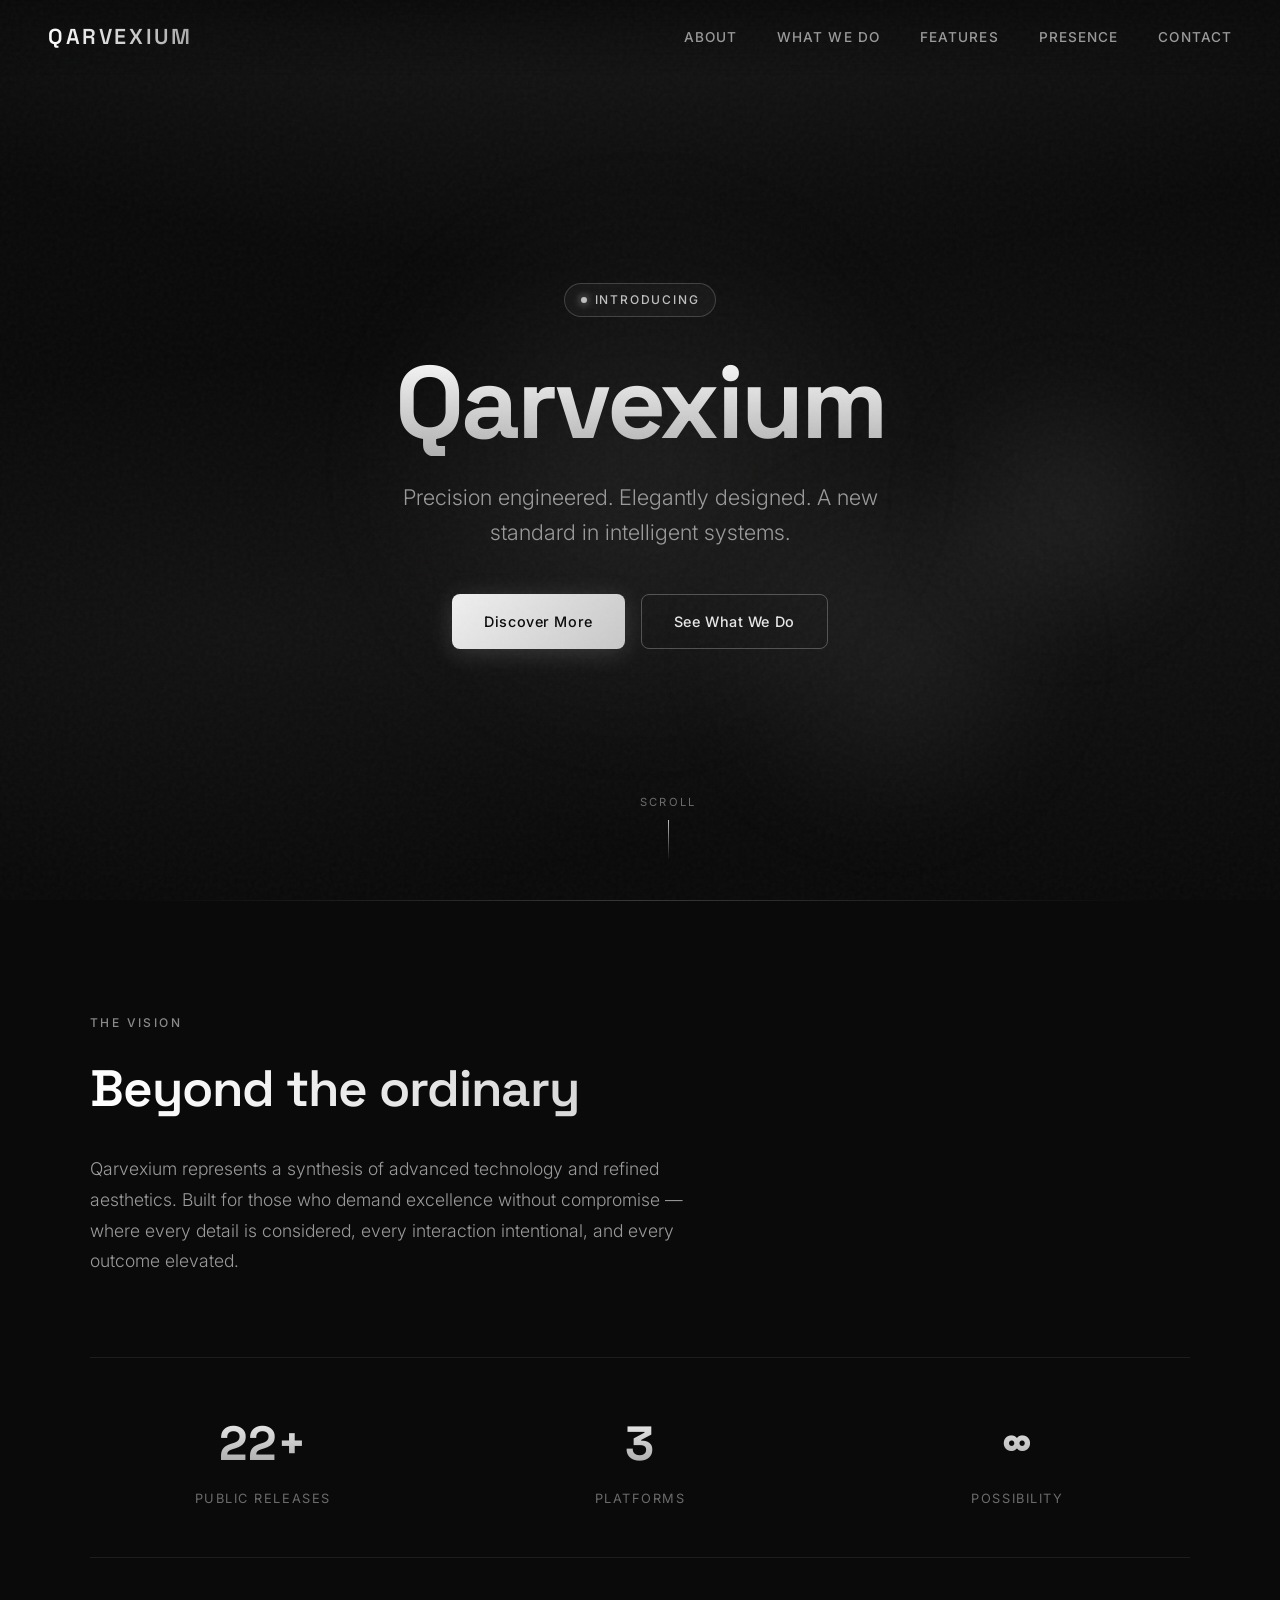
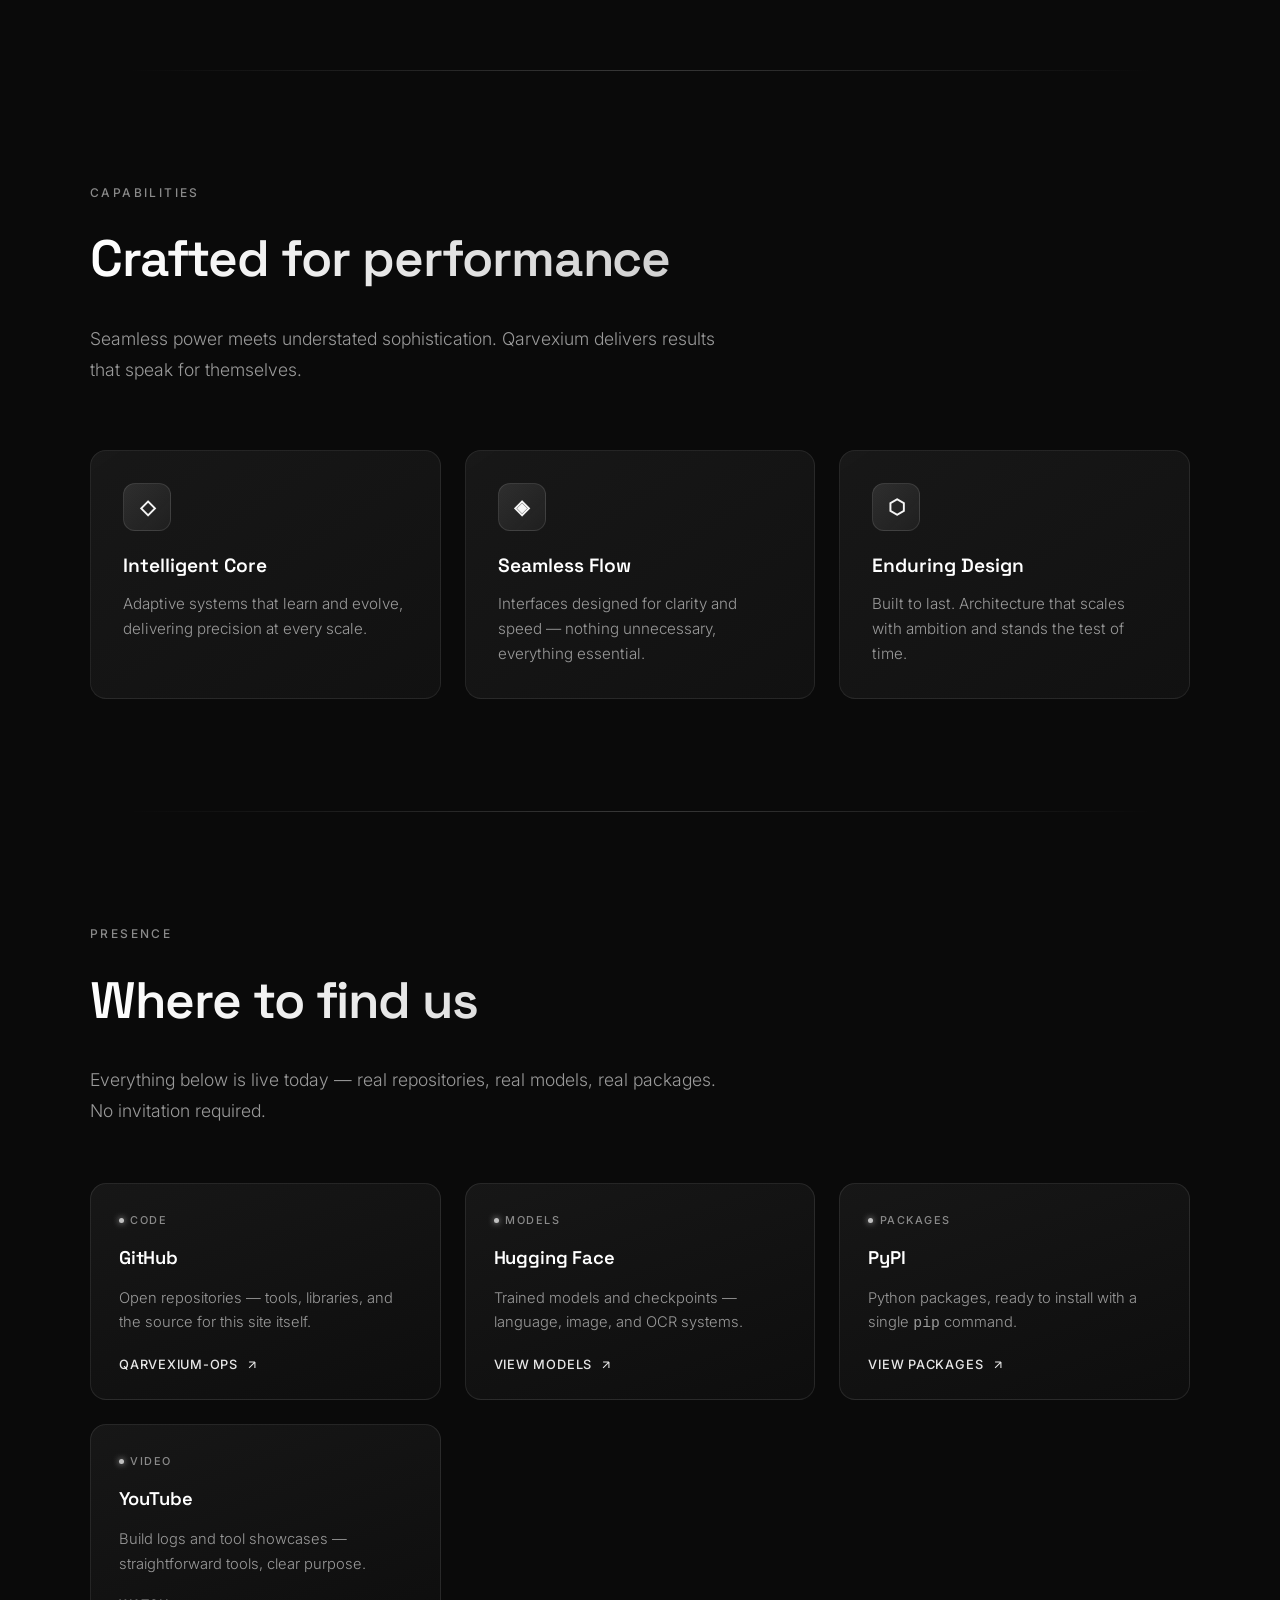
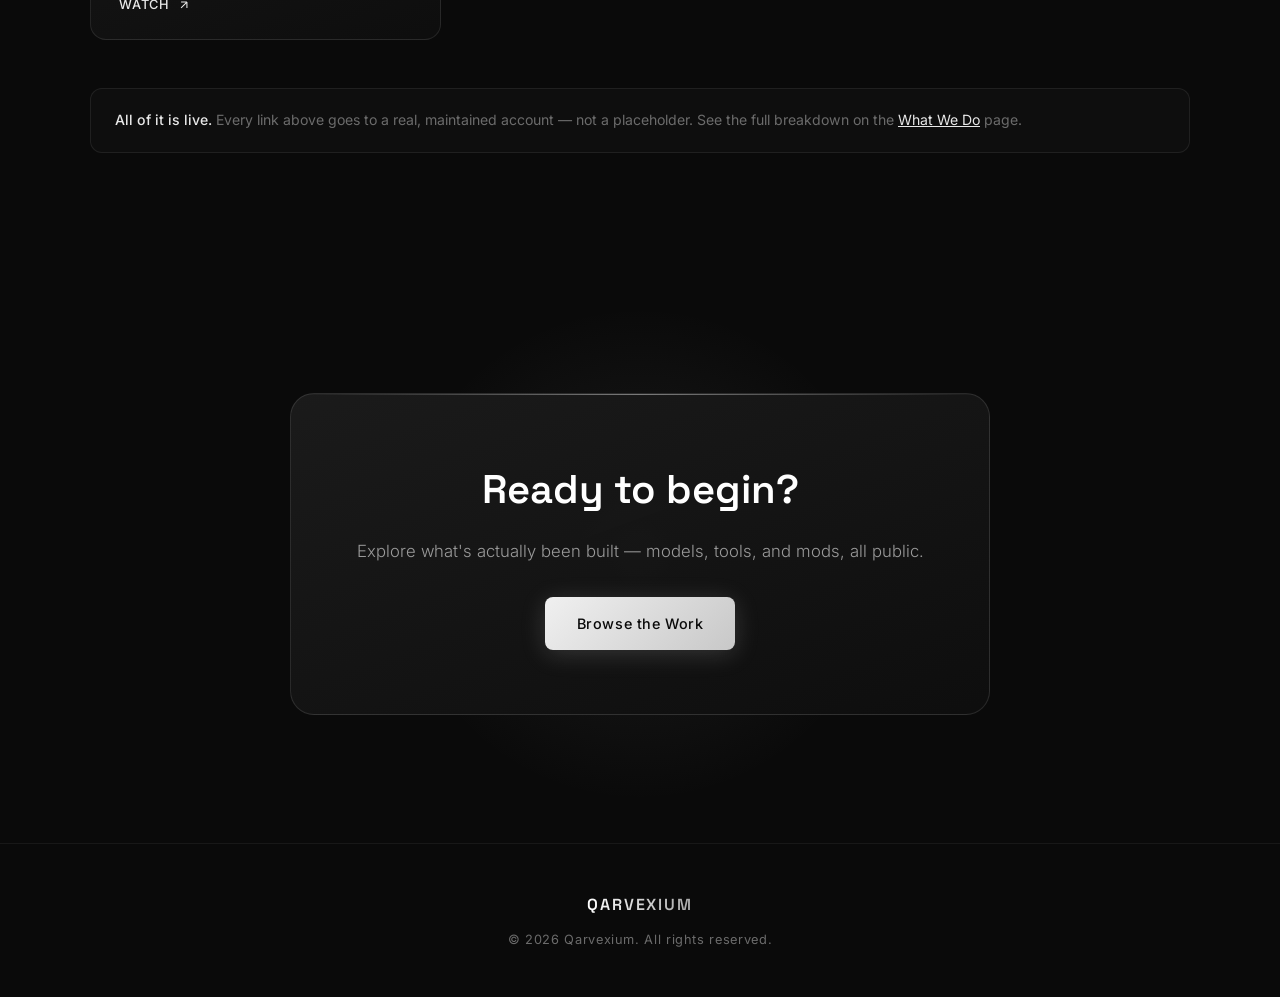
<file: index.html>
<!DOCTYPE html>
<html lang="en">
<head>
<meta charset="UTF-8" />
<meta name="viewport" content="width=device-width, initial-scale=1.0" />
<title>Qarvexium — Introduction</title>
<meta name="description" content="Qarvexium — Precision engineered. Elegantly designed. A new standard in intelligent systems." />
<meta name="theme-color" content="#0a0a0a" />
<meta name="robots" content="index, follow" />

<!-- Open Graph -->
<meta property="og:type" content="website" />
<meta property="og:title" content="Qarvexium — Introduction" />
<meta property="og:description" content="Precision engineered. Elegantly designed. A new standard in intelligent systems." />
<meta property="og:site_name" content="Qarvexium" />
<meta property="og:locale" content="en_US" />

<!-- Twitter -->
<meta name="twitter:card" content="summary_large_image" />
<meta name="twitter:title" content="Qarvexium — Introduction" />
<meta name="twitter:description" content="Precision engineered. Elegantly designed. A new standard in intelligent systems." />

<!-- Favicon (inline SVG) -->
<link rel="icon" href="data:image/svg+xml,<svg xmlns='http://www.w3.org/2000/svg' viewBox='0 0 32 32'><rect width='32' height='32' rx='6' fill='%230a0a0a'/><text x='16' y='22' font-family='system-ui,sans-serif' font-size='16' font-weight='700' fill='%23c0c0c0' text-anchor='middle'>Q</text></svg>" />

<link rel="preconnect" href="https://fonts.googleapis.com" />
<link rel="preconnect" href="https://fonts.gstatic.com" crossorigin />
<link href="https://fonts.googleapis.com/css2?family=Inter:wght@300;400;500;600;700&family=Space+Grotesk:wght@400;500;600;700&display=swap" rel="stylesheet" />

<link rel="stylesheet" href="style.css" />
</head>
<body>

<nav>
  <a href="index.html" class="logo">Qarvexium</a>
  <ul class="nav-links">
    <li><a href="#about">About</a></li>
    <li><a href="work.html">What We Do</a></li>
    <li><a href="#features">Features</a></li>
    <li><a href="#presence">Presence</a></li>
    <li><a href="#contact">Contact</a></li>
  </ul>
</nav>

<section class="hero">
  <div class="hero-bg"></div>
  <div class="hero-orb"></div>
  <div class="hero-orb"></div>
  <div class="hero-orb"></div>
  <div class="hero-content">
    <div class="hero-badge">
      <span></span>
      Introducing
    </div>
    <h1>Qarvexium</h1>
    <p class="hero-subtitle">
      Precision engineered. Elegantly designed. A new standard in intelligent systems.
    </p>
    <div class="hero-cta">
      <a href="#about" class="btn btn-primary">Discover More</a>
      <a href="work.html" class="btn btn-secondary">See What We Do</a>
    </div>
  </div>
  <div class="scroll-indicator">
    <span>Scroll</span>
    <div class="scroll-line"></div>
  </div>
</section>

<div class="divider"></div>

<section class="section" id="about">
  <div class="section-inner">
    <div class="section-label" data-animate>The Vision</div>
    <h2 class="section-title" data-animate>Beyond the ordinary</h2>
    <p class="section-text" data-animate>
      Qarvexium represents a synthesis of advanced technology and refined aesthetics.
      Built for those who demand excellence without compromise — where every detail
      is considered, every interaction intentional, and every outcome elevated.
    </p>

    <div class="stats">
      <div class="stat" data-animate>
        <div class="stat-value">22+</div>
        <div class="stat-label">Public Releases</div>
      </div>
      <div class="stat" data-animate>
        <div class="stat-value">3</div>
        <div class="stat-label">Platforms</div>
      </div>
      <div class="stat" data-animate>
        <div class="stat-value">∞</div>
        <div class="stat-label">Possibility</div>
      </div>
    </div>
  </div>
</section>

<div class="divider"></div>

<section class="section" id="features">
  <div class="section-inner">
    <div class="section-label" data-animate>Capabilities</div>
    <h2 class="section-title" data-animate>Crafted for performance</h2>
    <p class="section-text" data-animate>
      Seamless power meets understated sophistication. Qarvexium delivers results
      that speak for themselves.
    </p>

    <div class="features">
      <div class="feature-card" data-animate>
        <div class="feature-icon">◇</div>
        <h3>Intelligent Core</h3>
        <p>Adaptive systems that learn and evolve, delivering precision at every scale.</p>
      </div>
      <div class="feature-card" data-animate>
        <div class="feature-icon">◈</div>
        <h3>Seamless Flow</h3>
        <p>Interfaces designed for clarity and speed — nothing unnecessary, everything essential.</p>
      </div>
      <div class="feature-card" data-animate>
        <div class="feature-icon">⬡</div>
        <h3>Enduring Design</h3>
        <p>Built to last. Architecture that scales with ambition and stands the test of time.</p>
      </div>
    </div>
  </div>
</section>

<div class="divider"></div>

<section class="section" id="presence">
  <div class="section-inner">
    <div class="section-label" data-animate>Presence</div>
    <h2 class="section-title" data-animate>Where to find us</h2>
    <p class="section-text" data-animate>
      Everything below is live today — real repositories, real models, real packages.
      No invitation required.
    </p>

    <div class="presence-grid">
      <article class="presence-card" data-animate>
        <div class="presence-tag">Code</div>
        <h3>GitHub</h3>
        <p>Open repositories — tools, libraries, and the source for this site itself.</p>
        <a href="https://github.com/Qarvexium-Ops" class="presence-link" target="_blank" rel="noopener" aria-label="Visit GitHub">
          Qarvexium-Ops
          <svg viewBox="0 0 24 24"><path d="M7 17L17 7M17 7H7M17 7V17"/></svg>
        </a>
      </article>

      <article class="presence-card" data-animate>
        <div class="presence-tag">Models</div>
        <h3>Hugging Face</h3>
        <p>Trained models and checkpoints — language, image, and OCR systems.</p>
        <a href="https://huggingface.co/Qarvexium" class="presence-link" target="_blank" rel="noopener" aria-label="Visit Hugging Face">
          View models
          <svg viewBox="0 0 24 24"><path d="M7 17L17 7M17 7H7M17 7V17"/></svg>
        </a>
      </article>

      <article class="presence-card" data-animate>
        <div class="presence-tag">Packages</div>
        <h3>PyPI</h3>
        <p>Python packages, ready to install with a single <code>pip</code> command.</p>
        <a href="https://pypi.org/user/Qarvexium/" class="presence-link" target="_blank" rel="noopener" aria-label="Visit PyPI">
          View packages
          <svg viewBox="0 0 24 24"><path d="M7 17L17 7M17 7H7M17 7V17"/></svg>
        </a>
      </article>

      <article class="presence-card" data-animate>
        <div class="presence-tag">Video</div>
        <h3>YouTube</h3>
        <p>Build logs and tool showcases — straightforward tools, clear purpose.</p>
        <a href="https://www.youtube.com/@Qarvexium" class="presence-link" target="_blank" rel="noopener" aria-label="Visit YouTube">
          Watch
          <svg viewBox="0 0 24 24"><path d="M7 17L17 7M17 7H7M17 7V17"/></svg>
        </a>
      </article>
    </div>

    <div class="presence-note" data-animate>
      <strong>All of it is live.</strong> Every link above goes to a real, maintained account —
      not a placeholder. See the full breakdown on the <a href="work.html" style="color: var(--silver-light);">What We Do</a> page.
    </div>
  </div>
</section>

<section class="cta-section" id="contact">
  <div class="cta-box" data-animate>
    <h2>Ready to begin?</h2>
    <p>Explore what's actually been built — models, tools, and mods, all public.</p>
    <a href="work.html" class="btn btn-primary">Browse the Work</a>
  </div>
</section>

<footer>
  <div class="logo">Qarvexium</div>
  <p>© 2026 Qarvexium. All rights reserved.</p>
</footer>

<script src="main.js"></script>
<script>
  // Subtle parallax on the hero orbs (hero-only, so it stays out of the shared bundle)
  document.addEventListener('mousemove', (e) => {
    const orbs = document.querySelectorAll('.hero-orb');
    const x = (e.clientX / window.innerWidth - 0.5) * 20;
    const y = (e.clientY / window.innerHeight - 0.5) * 20;
    orbs.forEach((orb, i) => {
      const factor = (i + 1) * 0.4;
      orb.style.transform = `translate(${x * factor}px, ${y * factor}px)`;
    });
  });
</script>
</body>
</html>
</file>
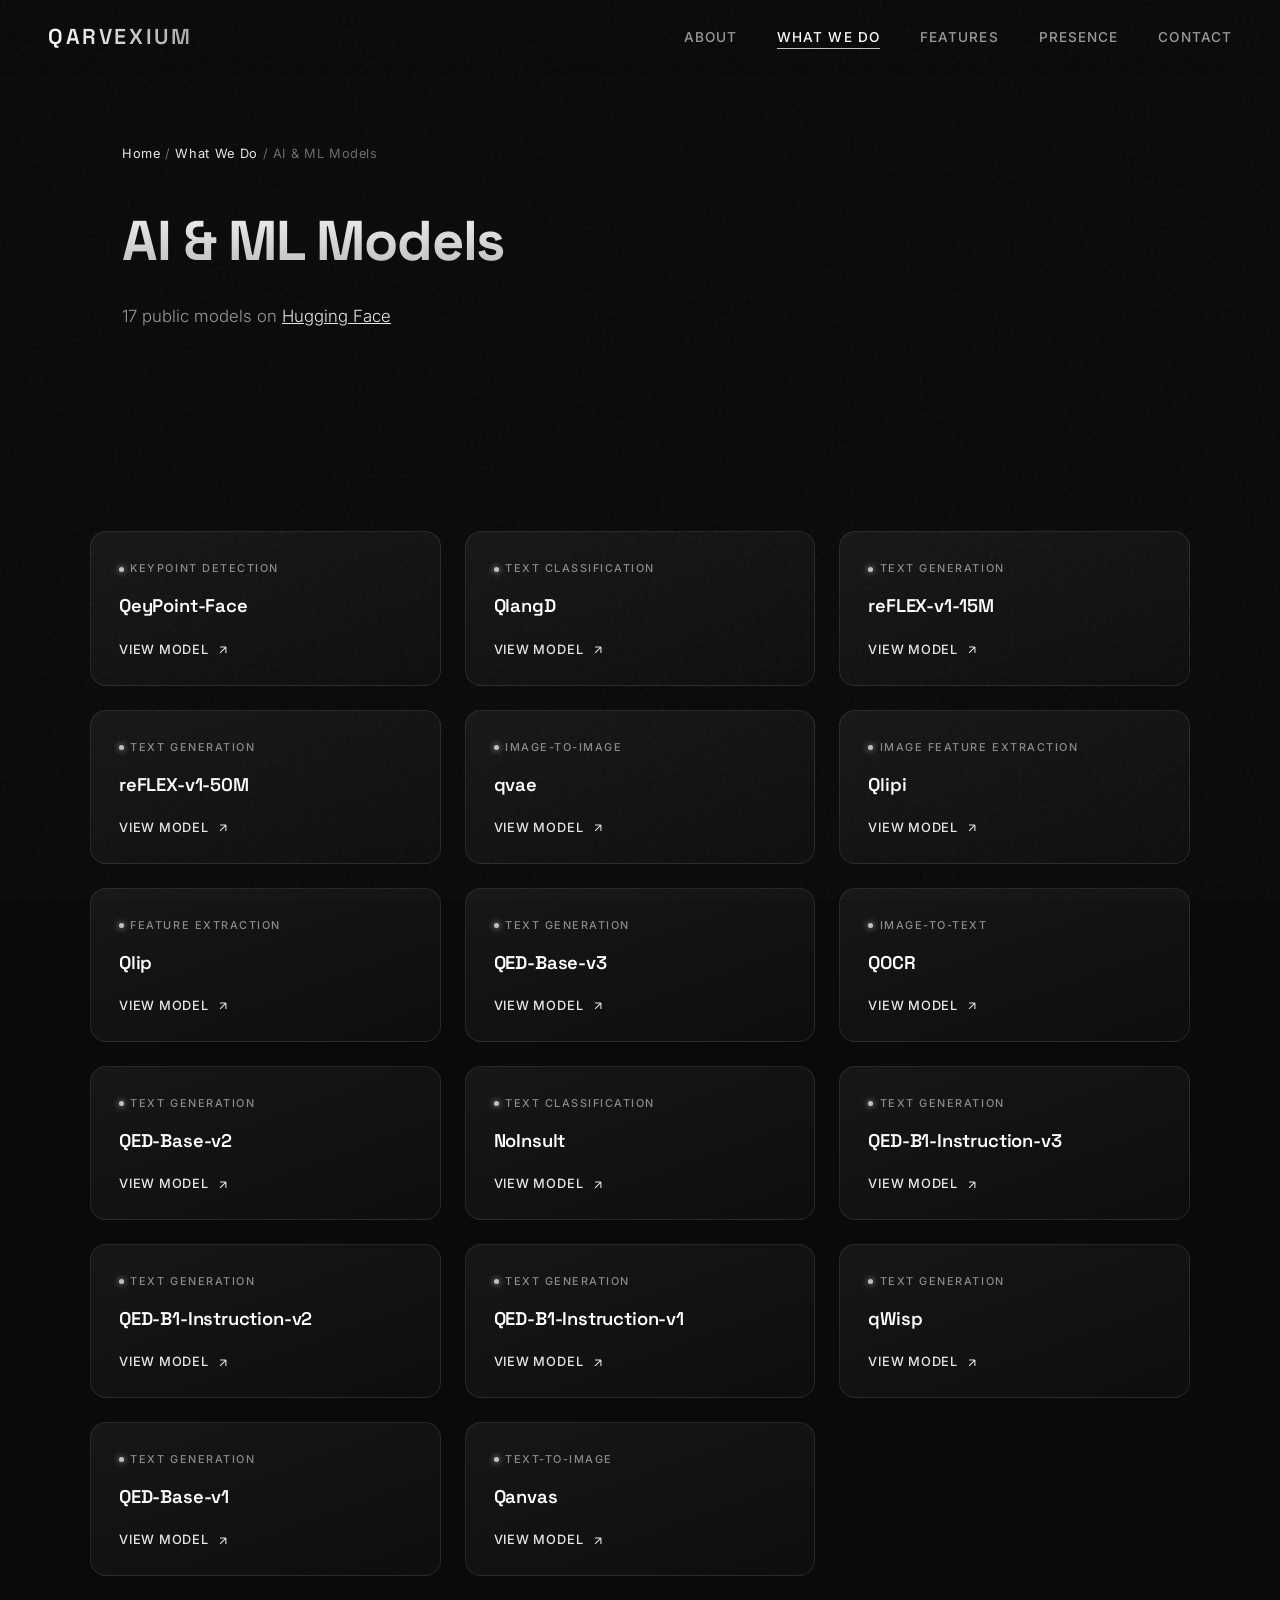
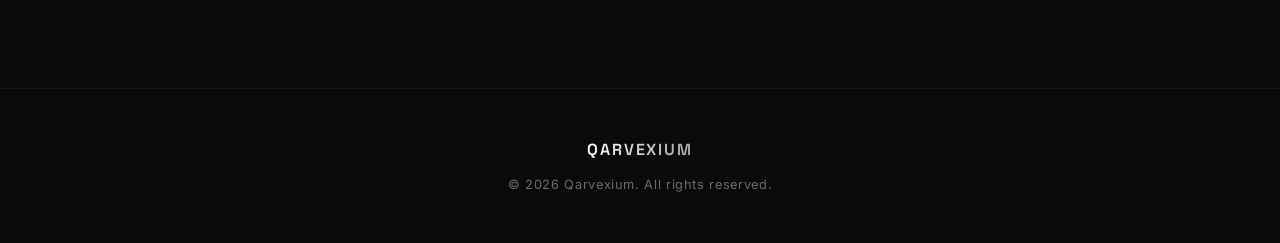
<file: ai-models.html>
<!DOCTYPE html>
<html lang="en">
<head>
  <meta charset="UTF-8" />
  <meta name="viewport" content="width=device-width, initial-scale=1.0" />

  <title>AI &amp; ML Models — Qarvexium</title>

  <meta
    name="description"
    content="Explore Qarvexium's public AI and machine-learning models on Hugging Face."
  />
  <meta name="theme-color" content="#0a0a0a" />
  <meta name="robots" content="index, follow" />

  <meta property="og:type" content="website" />
  <meta property="og:title" content="AI &amp; ML Models — Qarvexium" />
  <meta
    property="og:description"
    content="Explore Qarvexium's public AI and machine-learning models."
  />
  <meta property="og:site_name" content="Qarvexium" />

  <link
    rel="icon"
    href="data:image/svg+xml,<svg xmlns='http://www.w3.org/2000/svg' viewBox='0 0 32 32'><rect width='32' height='32' rx='6' fill='%230a0a0a'/><text x='16' y='22' font-family='system-ui,sans-serif' font-weight='bold' font-size='18' fill='%23e8e8e8'>Q</text></svg>"
  />

  <link rel="preconnect" href="https://fonts.googleapis.com" />
  <link rel="preconnect" href="https://fonts.gstatic.com" crossorigin />

  <link
    href="https://fonts.googleapis.com/css2?family=Inter:wght@300;400;500;600;700&family=Space+Grotesk:wght@400;500;600;700&display=swap"
    rel="stylesheet"
  />

  <link rel="stylesheet" href="style.css" />
</head>

<body>

  <!-- Navigation -->
  <nav>
    <a href="index.html" class="logo">Qarvexium</a>

    <ul class="nav-links">
      <li>
        <a href="index.html#about">About</a>
      </li>

      <li>
        <a href="work.html" class="active">What We Do</a>
      </li>

      <li>
        <a href="index.html#features">Features</a>
      </li>

      <li>
        <a href="index.html#presence">Presence</a>
      </li>

      <li>
        <a href="index.html#contact">Contact</a>
      </li>
    </ul>
  </nav>

  <!-- Page Header -->
  <header class="page-header">
    <div class="breadcrumb">
      <a href="index.html">Home</a>
      /
      <a href="work.html">What We Do</a>
      /
      AI &amp; ML Models
    </div>

    <h1>AI &amp; ML Models</h1>

    <p>
      <span id="model-count">Loading...</span> public models on
      <a
        href="https://huggingface.co/qvx-o"
        target="_blank"
        rel="noopener noreferrer"
        style="color: var(--silver-light);"
      >
        Hugging Face
      </a>
    </p>
  </header>

  <!-- Models -->
  <section class="section">
    <div class="section-inner">
      <div class="project-grid" id="models-grid">
        <div style="text-align: center; padding: 4rem 2rem; color: var(--gray-light); grid-column: 1 / -1;">
          Loading models...
        </div>
      </div>
    </div>
  </section>

  <footer>
    <div class="logo">Qarvexium</div>

    <p>
      © 2026 Qarvexium. All rights reserved.
    </p>
  </footer>

  <script src="main.js"></script>

</body>
</html>
</file>
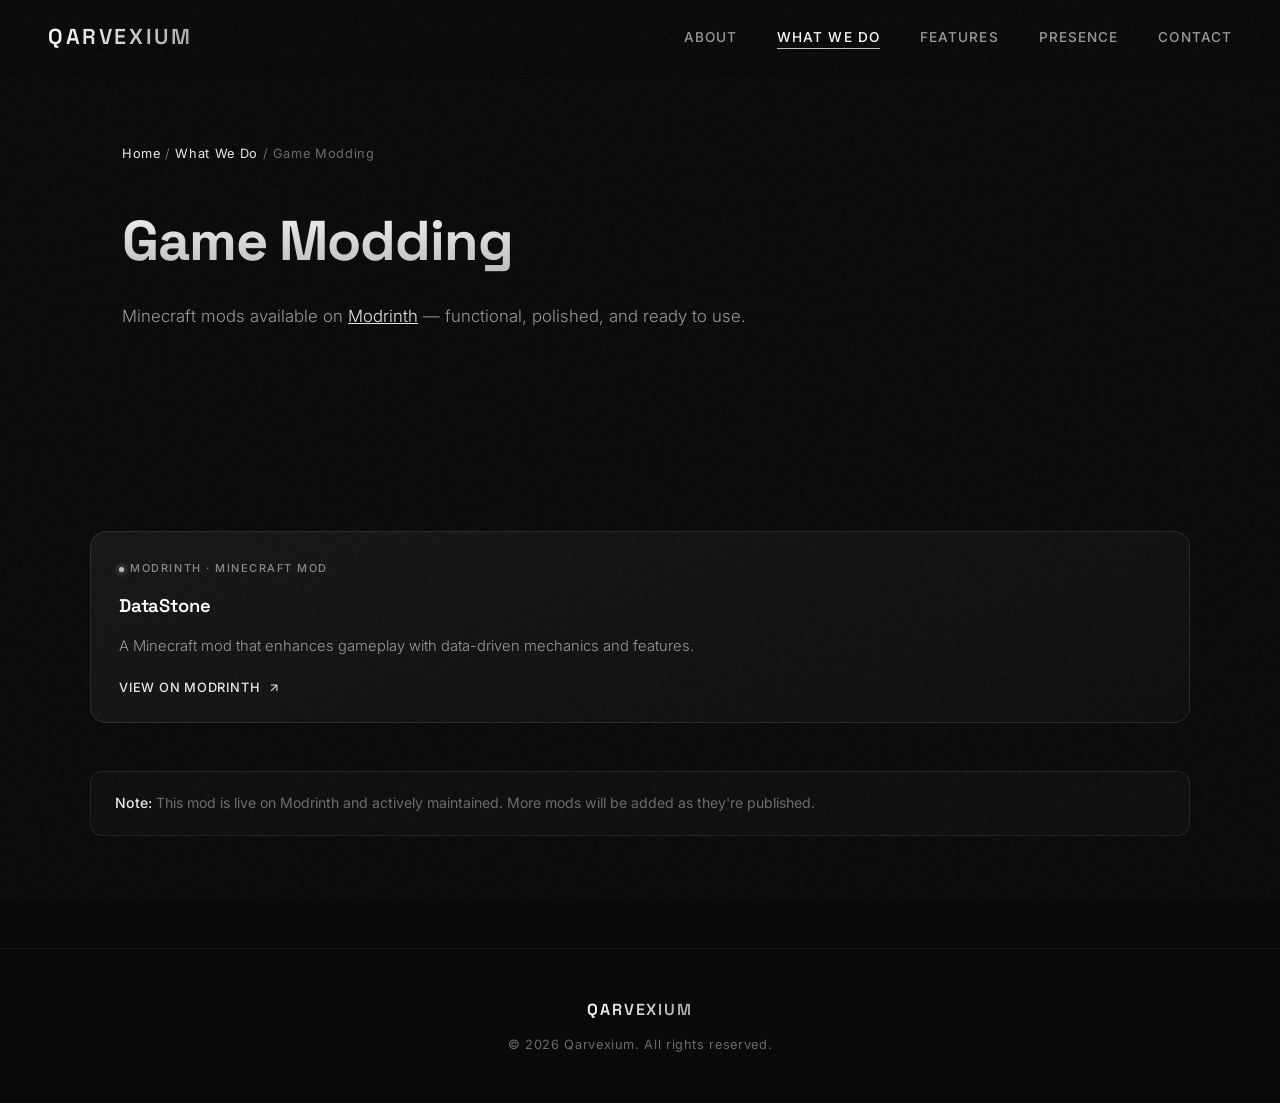
<file: game-modding.html>
<!DOCTYPE html>
<html lang="en">
<head>
<meta charset="UTF-8" />
<meta name="viewport" content="width=device-width, initial-scale=1.0" />
<title>Game Modding — Qarvexium</title>
<meta name="description" content="Qarvexium's public game modding work." />
<meta name="theme-color" content="#0a0a0a" />
<meta name="robots" content="index, follow" />

<meta property="og:type" content="website" />
<meta property="og:title" content="Game Modding — Qarvexium" />
<meta property="og:description" content="Mods and mod tutorials." />
<meta property="og:site_name" content="Qarvexium" />

<link rel="icon" href="data:image/svg+xml,<svg xmlns='http://www.w3.org/2000/svg' viewBox='0 0 32 32'><rect width='32' height='32' rx='6' fill='%230a0a0a'/><text x='16' y='22' font-family='system-ui,sans-serif' font-size='16' font-weight='700' fill='%23c0c0c0' text-anchor='middle'>Q</text></svg>" />

<link rel="preconnect" href="https://fonts.googleapis.com" />
<link rel="preconnect" href="https://fonts.gstatic.com" crossorigin />
<link href="https://fonts.googleapis.com/css2?family=Inter:wght@300;400;500;600;700&family=Space+Grotesk:wght@400;500;600;700&display=swap" rel="stylesheet" />

<link rel="stylesheet" href="style.css" />
</head>
<body>

<nav>
  <a href="index.html" class="logo">Qarvexium</a>
  <ul class="nav-links">
    <li><a href="index.html#about">About</a></li>
    <li><a href="work.html" class="active">What We Do</a></li>
    <li><a href="index.html#features">Features</a></li>
    <li><a href="index.html#presence">Presence</a></li>
    <li><a href="index.html#contact">Contact</a></li>
  </ul>
</nav>

<div class="page-header">
  <div class="breadcrumb"><a href="index.html">Home</a> / <a href="work.html">What We Do</a> / Game Modding</div>
  <h1>Game Modding</h1>
  <p>
    Minecraft mods available on <a href="https://modrinth.com/user/Qarvexium" target="_blank" rel="noopener" style="color: var(--silver-light);">Modrinth</a> — 
    functional, polished, and ready to use.
  </p>
</div>

<section class="section">
  <div class="section-inner">
    <div class="project-grid">

      <article class="project-card" data-animate>
        <div class="project-tag">Modrinth · Minecraft Mod</div>
        <h3>DataStone</h3>
        <p>A Minecraft mod that enhances gameplay with data-driven mechanics and features.</p>
        <a href="https://modrinth.com/mod/datastone" class="project-link" target="_blank" rel="noopener">
          View on Modrinth
          <svg viewBox="0 0 24 24"><path d="M7 17L17 7M17 7H7M17 7V17"/></svg>
        </a>
      </article>

    </div>

    <div class="info-note" data-animate>
      <strong>Note:</strong> This mod is live on Modrinth and actively maintained. More mods will be added as they're published.
    </div>
  </div>
</section>

<footer>
  <div class="logo">Qarvexium</div>
  <p>© 2026 Qarvexium. All rights reserved.</p>
</footer>

<script src="main.js"></script>
</body>
</html>
</file>
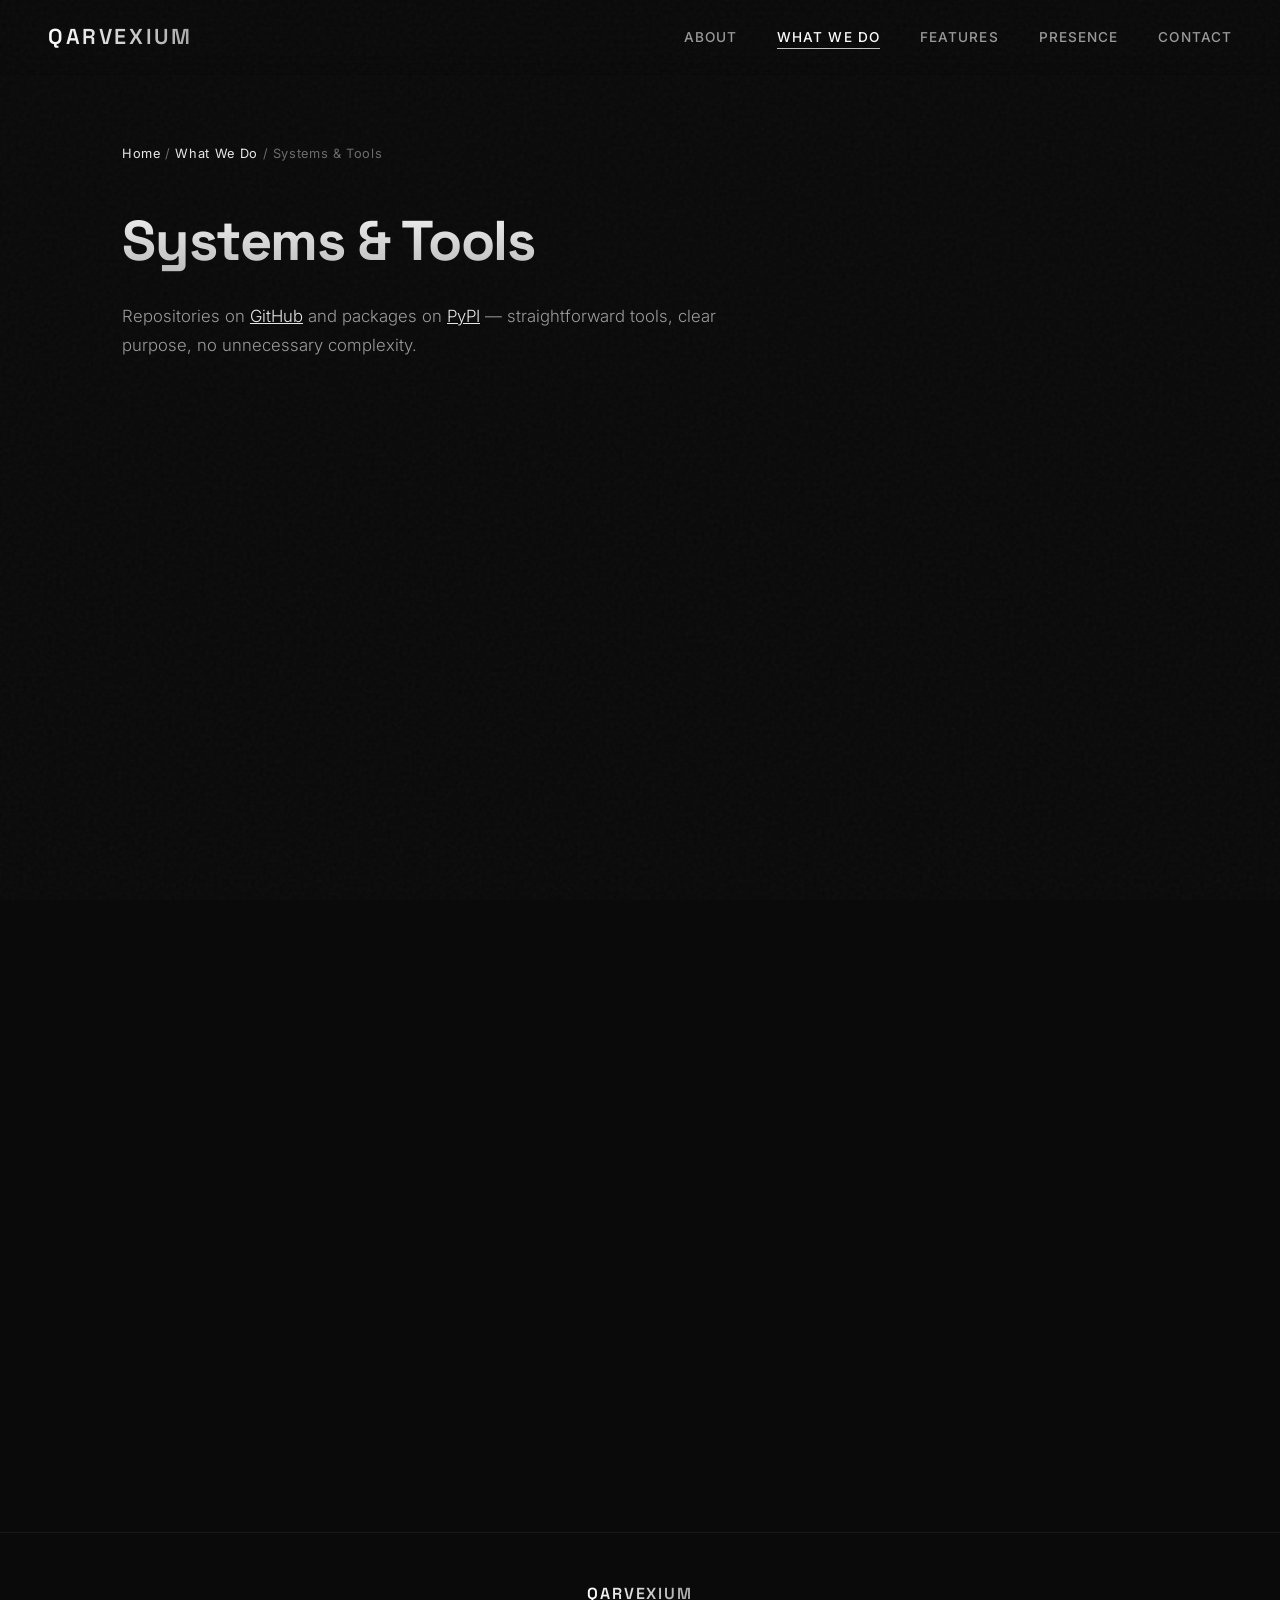
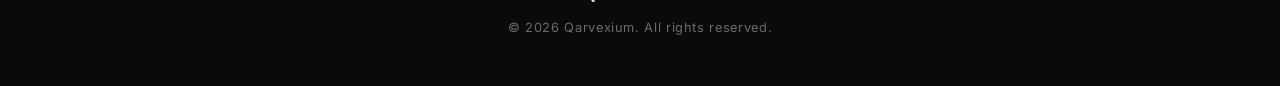
<file: tools.html>
<!DOCTYPE html>
<html lang="en">
<head>
<meta charset="UTF-8" />
<meta name="viewport" content="width=device-width, initial-scale=1.0" />
<title>Systems &amp; Tools — Qarvexium</title>
<meta name="description" content="Qarvexium's public developer tools and libraries on GitHub and PyPI." />
<meta name="theme-color" content="#0a0a0a" />
<meta name="robots" content="index, follow" />

<meta property="og:type" content="website" />
<meta property="og:title" content="Systems & Tools — Qarvexium" />
<meta property="og:description" content="A programming language, a web framework, and small utilities — on GitHub and PyPI." />
<meta property="og:site_name" content="Qarvexium" />

<link rel="icon" href="data:image/svg+xml,<svg xmlns='http://www.w3.org/2000/svg' viewBox='0 0 32 32'><rect width='32' height='32' rx='6' fill='%230a0a0a'/><text x='16' y='22' font-family='system-ui,sans-serif' font-size='16' font-weight='700' fill='%23c0c0c0' text-anchor='middle'>Q</text></svg>" />

<link rel="preconnect" href="https://fonts.googleapis.com" />
<link rel="preconnect" href="https://fonts.gstatic.com" crossorigin />
<link href="https://fonts.googleapis.com/css2?family=Inter:wght@300;400;500;600;700&family=Space+Grotesk:wght@400;500;600;700&display=swap" rel="stylesheet" />

<link rel="stylesheet" href="style.css" />
</head>
<body>

<nav>
  <a href="index.html" class="logo">Qarvexium</a>
  <ul class="nav-links">
    <li><a href="index.html#about">About</a></li>
    <li><a href="work.html" class="active">What We Do</a></li>
    <li><a href="index.html#features">Features</a></li>
    <li><a href="index.html#presence">Presence</a></li>
    <li><a href="index.html#contact">Contact</a></li>
  </ul>
</nav>

<div class="page-header">
  <div class="breadcrumb"><a href="index.html">Home</a> / <a href="work.html">What We Do</a> / Systems &amp; Tools</div>
  <h1>Systems &amp; Tools</h1>
  <p>
    Repositories on <a href="https://github.com/Qarvexium-Ops" target="_blank" rel="noopener" style="color: var(--silver-light);">GitHub</a>
    and packages on <a href="https://pypi.org/user/Qarvexium/" target="_blank" rel="noopener" style="color: var(--silver-light);">PyPI</a> —
    straightforward tools, clear purpose, no unnecessary complexity.
  </p>
</div>

<section class="section">
  <div class="section-inner">
    <div class="project-grid">

      <article class="project-card">
        <div class="project-tag">GitHub · Language</div>
        <h3>Kite</h3>
        <p>A programming language, built from scratch.</p>
        <a href="https://github.com/Qarvexium-Ops/Kite" class="project-link" target="_blank" rel="noopener">
          View on GitHub
          <svg viewBox="0 0 24 24"><path d="M7 17L17 7M17 7H7M17 7V17"/></svg>
        </a>
      </article>

      <article class="project-card">
        <div class="project-tag">PyPI · Web Framework</div>
        <h3>qseweb</h3>
        <p>A high-performance, Flask-like web framework with a C++ backend.</p>
        <a href="https://pypi.org/project/qseweb/" class="project-link" target="_blank" rel="noopener">
          View on PyPI
          <svg viewBox="0 0 24 24"><path d="M7 17L17 7M17 7H7M17 7V17"/></svg>
        </a>
      </article>

      <article class="project-card">
        <div class="project-tag">PyPI · Regex</div>
        <h3>ebr</h3>
        <p>Easy Bracket Regex — simplified regex with bracket notation.</p>
        <a href="https://pypi.org/project/ebr/" class="project-link" target="_blank" rel="noopener">
          View on PyPI
          <svg viewBox="0 0 24 24"><path d="M7 17L17 7M17 7H7M17 7V17"/></svg>
        </a>
      </article>

      <article class="project-card">
        <div class="project-tag">GitHub &amp; PyPI · Build Tool</div>
        <h3>embdes</h3>
        <p>Professional build automation for EmbedDesire Python applications.</p>
        <a href="https://github.com/Qarvexium-Ops/embdes" class="project-link" target="_blank" rel="noopener">
          View on GitHub
          <svg viewBox="0 0 24 24"><path d="M7 17L17 7M17 7H7M17 7V17"/></svg>
        </a>
      </article>

      <article class="project-card">
        <div class="project-tag">PyPI · Windows</div>
        <h3>overlapping-windows</h3>
        <p>Windows window coverage and foreground-detection helper, built via ctypes.</p>
        <a href="https://pypi.org/project/overlapping-windows/" class="project-link" target="_blank" rel="noopener">
          View on PyPI
          <svg viewBox="0 0 24 24"><path d="M7 17L17 7M17 7H7M17 7V17"/></svg>
        </a>
      </article>

      <article class="project-card">
        <div class="project-tag">PyPI · Windows</div>
        <h3>qvac</h3>
        <p>A DirectShow virtual camera with a Python API, for Windows.</p>
        <a href="https://pypi.org/project/qvac/" class="project-link" target="_blank" rel="noopener">
          View on PyPI
          <svg viewBox="0 0 24 24"><path d="M7 17L17 7M17 7H7M17 7V17"/></svg>
        </a>
      </article>

      <article class="project-card">
        <div class="project-tag">GitHub &amp; PyPI · Core Library</div>
        <h3>Qarvexium</h3>
        <p>The core Qarvexium Python module — extras and shared utilities used across other projects.</p>
        <a href="https://github.com/Qarvexium-Ops/Qarvexium" class="project-link" target="_blank" rel="noopener">
          View on GitHub
          <svg viewBox="0 0 24 24"><path d="M7 17L17 7M17 7H7M17 7V17"/></svg>
        </a>
      </article>

    </div>

    <div class="info-note">
      <strong>Note:</strong> most of these are also installable directly — e.g. <code>pip install qseweb</code>.
    </div>
  </div>
</section>

<footer>
  <div class="logo">Qarvexium</div>
  <p>© 2026 Qarvexium. All rights reserved.</p>
</footer>

<script src="main.js"></script>
</body>
</html>
</file>
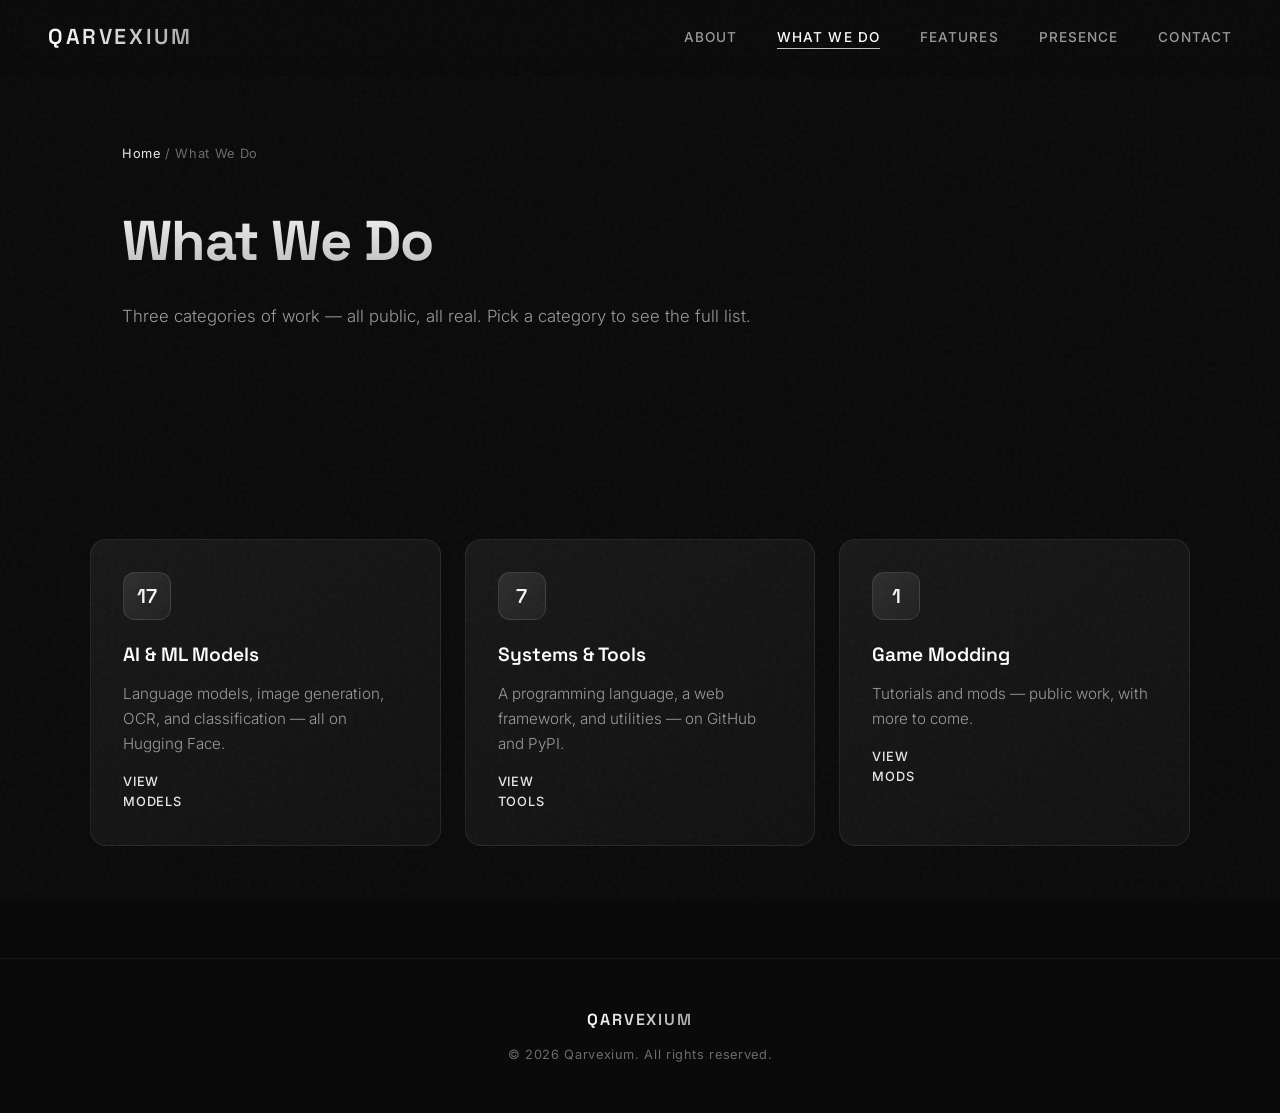
<file: work.html>
<!DOCTYPE html>
<html lang="en">
<head>
<meta charset="UTF-8" />
<meta name="viewport" content="width=device-width, initial-scale=1.0" />
<title>What We Do — Qarvexium</title>
<meta name="description" content="Qarvexium's work across AI models, developer tools, and game modding." />
<meta name="theme-color" content="#0a0a0a" />
<meta name="robots" content="index, follow" />

<meta property="og:type" content="website" />
<meta property="og:title" content="What We Do — Qarvexium" />
<meta property="og:description" content="AI models, developer tools, and game modding — all public, all real." />
<meta property="og:site_name" content="Qarvexium" />

<link rel="icon" href="data:image/svg+xml,<svg xmlns='http://www.w3.org/2000/svg' viewBox='0 0 32 32'><rect width='32' height='32' rx='6' fill='%230a0a0a'/><text x='16' y='22' font-family='system-[...]" />

<link rel="preconnect" href="https://fonts.googleapis.com" />
<link rel="preconnect" href="https://fonts.gstatic.com" crossorigin />
<link href="https://fonts.googleapis.com/css2?family=Inter:wght@300;400;500;600;700&family=Space+Grotesk:wght@400;500;600;700&display=swap" rel="stylesheet" />

<link rel="stylesheet" href="style.css" />
</head>
<body>

<nav>
  <a href="index.html" class="logo">Qarvexium</a>
  <ul class="nav-links">
    <li><a href="index.html#about">About</a></li>
    <li><a href="work.html" class="active">What We Do</a></li>
    <li><a href="index.html#features">Features</a></li>
    <li><a href="index.html#presence">Presence</a></li>
    <li><a href="index.html#contact">Contact</a></li>
  </ul>
</nav>

<div class="page-header">
  <div class="breadcrumb"><a href="index.html">Home</a> / What We Do</div>
  <h1>What We Do</h1>
  <p>
    Three categories of work — all public, all real. Pick a category to see the full list.
  </p>
</div>

<section class="section">
  <div class="section-inner">
    <div class="category-grid">
      <a href="ai-models.html" class="category-card" data-animate>
        <div class="category-count">17</div>
        <h3>AI & ML Models</h3>
        <p>Language models, image generation, OCR, and classification — all on Hugging Face.</p>
        <div class="category-link">
          View Models
          <svg viewBox="0 0 24 24"><path d="M7 17L17 7M17 7H7M17 7V17"/></svg>
        </div>
      </a>

      <a href="tools.html" class="category-card" data-animate>
        <div class="category-count">7</div>
        <h3>Systems & Tools</h3>
        <p>A programming language, a web framework, and utilities — on GitHub and PyPI.</p>
        <div class="category-link">
          View Tools
          <svg viewBox="0 0 24 24"><path d="M7 17L17 7M17 7H7M17 7V17"/></svg>
        </div>
      </a>

      <a href="game-modding.html" class="category-card" data-animate>
        <div class="category-count">1</div>
        <h3>Game Modding</h3>
        <p>Tutorials and mods — public work, with more to come.</p>
        <div class="category-link">
          View Mods
          <svg viewBox="0 0 24 24"><path d="M7 17L17 7M17 7H7M17 7V17"/></svg>
        </div>
      </a>
    </div>
  </div>
</section>

<footer>
  <div class="logo">Qarvexium</div>
  <p>© 2026 Qarvexium. All rights reserved.</p>
</footer>

<script src="main.js"></script>
</body>
</html>
</file>
<file: style.css>
:root {
  --bg: #0a0a0a;
  --bg-elevated: #111111;
  --surface: #1a1a1a;
  --silver: #c0c0c0;
  --silver-light: #e8e8e8;
  --silver-dark: #8a8a8a;
  --gray: #6b6b6b;
  --gray-light: #9a9a9a;
  --white: #f5f5f5;
  --white-pure: #ffffff;
  --accent: linear-gradient(135deg, #e8e8e8 0%, #a0a0a0 50%, #d0d0d0 100%);
  --glow: rgba(200, 200, 200, 0.15);
}

* {
  margin: 0;
  padding: 0;
  box-sizing: border-box;
}

html {
  scroll-behavior: smooth;
}

body {
  font-family: 'Inter', system-ui, sans-serif;
  background: var(--bg);
  color: var(--white);
  overflow-x: hidden;
  line-height: 1.6;
  -webkit-font-smoothing: antialiased;
}

/* Noise texture overlay */
body::before {
  content: '';
  position: fixed;
  inset: 0;
  background-image: url("data:image/svg+xml,%3Csvg viewBox='0 0 256 256' xmlns='http://www.w3.org/2000/svg'%3E%3Cfilter id='n'%3E%3CfeTurbulence type='fractalNoise' baseFrequency='0.85' numOctaves='4' stitchTiles='stitch'/%3E%3C/filter%3E%3Crect width='100%25' height='100%25' filter='url(%23n)'/%3E%3C/svg%3E");
  opacity: 0.035;
  pointer-events: none;
  z-index: 9999;
}

/* ===== NAV ===== */
nav {
  position: fixed;
  top: 0;
  left: 0;
  right: 0;
  z-index: 100;
  padding: 1.25rem 3rem;
  display: flex;
  justify-content: space-between;
  align-items: center;
  background: linear-gradient(to bottom, rgba(10,10,10,0.95), transparent);
  backdrop-filter: blur(12px);
  animation: fadeDown 1s ease-out;
}

.logo {
  font-family: 'Space Grotesk', sans-serif;
  font-weight: 600;
  font-size: 1.35rem;
  letter-spacing: 0.12em;
  text-transform: uppercase;
  background: linear-gradient(90deg, #ffffff, #a8a8a8, #ffffff);
  background-size: 200% auto;
  -webkit-background-clip: text;
  -webkit-text-fill-color: transparent;
  background-clip: text;
  animation: shimmer 4s linear infinite;
  text-decoration: none;
}

.nav-links {
  display: flex;
  gap: 2.5rem;
  list-style: none;
}

.nav-links a {
  color: var(--gray-light);
  text-decoration: none;
  font-size: 0.85rem;
  font-weight: 500;
  letter-spacing: 0.08em;
  text-transform: uppercase;
  transition: color 0.3s ease;
  position: relative;
}

.nav-links a::after {
  content: '';
  position: absolute;
  bottom: -4px;
  left: 0;
  width: 0;
  height: 1px;
  background: var(--silver);
  transition: width 0.3s ease;
}

.nav-links a:hover,
.nav-links a.active {
  color: var(--white-pure);
}

.nav-links a:hover::after,
.nav-links a.active::after {
  width: 100%;
}

/* ===== HERO ===== */
.hero {
  min-height: 100vh;
  display: flex;
  flex-direction: column;
  justify-content: center;
  align-items: center;
  text-align: center;
  position: relative;
  padding: 6rem 2rem 4rem;
  overflow: hidden;
}

.hero-bg {
  position: absolute;
  inset: 0;
  background:
    radial-gradient(ellipse 80% 50% at 50% -20%, rgba(180,180,180,0.12), transparent),
    radial-gradient(ellipse 60% 40% at 80% 60%, rgba(120,120,120,0.08), transparent),
    radial-gradient(ellipse 50% 30% at 20% 70%, rgba(160,160,160,0.06), transparent);
  animation: pulseGlow 8s ease-in-out infinite alternate;
}

.hero-orb {
  position: absolute;
  width: 600px;
  height: 600px;
  border-radius: 50%;
  background: radial-gradient(circle, rgba(200,200,200,0.08) 0%, transparent 70%);
  filter: blur(40px);
  animation: floatOrb 12s ease-in-out infinite;
  pointer-events: none;
}

.hero-orb:nth-child(1) { top: 10%; left: 10%; animation-delay: 0s; }
.hero-orb:nth-child(2) { bottom: 5%; right: 15%; width: 400px; height: 400px; animation-delay: -4s; }
.hero-orb:nth-child(3) { top: 40%; right: 5%; width: 300px; height: 300px; animation-delay: -8s; }

.hero-content {
  position: relative;
  z-index: 2;
  max-width: 900px;
}

.hero-badge {
  display: inline-flex;
  align-items: center;
  gap: 0.5rem;
  padding: 0.4rem 1rem;
  border: 1px solid rgba(192,192,192,0.25);
  border-radius: 100px;
  font-size: 0.75rem;
  font-weight: 500;
  letter-spacing: 0.15em;
  text-transform: uppercase;
  color: var(--silver);
  background: rgba(255,255,255,0.03);
  margin-bottom: 2rem;
  animation: fadeUp 0.8s ease-out 0.2s both;
}

.hero-badge span {
  width: 6px;
  height: 6px;
  border-radius: 50%;
  background: var(--silver);
  box-shadow: 0 0 8px var(--silver);
  animation: blink 2s ease-in-out infinite;
}

.hero h1 {
  font-family: 'Space Grotesk', sans-serif;
  font-size: clamp(3.2rem, 8vw, 6.5rem);
  font-weight: 700;
  letter-spacing: -0.03em;
  line-height: 1.05;
  margin-bottom: 1.5rem;
  background: linear-gradient(180deg, #ffffff 0%, #b0b0b0 100%);
  -webkit-background-clip: text;
  -webkit-text-fill-color: transparent;
  background-clip: text;
  animation: fadeUp 0.9s ease-out 0.35s both;
}

.hero-subtitle {
  font-size: clamp(1.05rem, 2.2vw, 1.35rem);
  font-weight: 300;
  color: var(--gray-light);
  max-width: 560px;
  margin: 0 auto 2.75rem;
  animation: fadeUp 0.9s ease-out 0.5s both;
}

.hero-cta {
  display: flex;
  gap: 1rem;
  justify-content: center;
  flex-wrap: wrap;
  animation: fadeUp 0.9s ease-out 0.65s both;
}

.btn {
  display: inline-flex;
  align-items: center;
  gap: 0.6rem;
  padding: 0.95rem 2rem;
  font-size: 0.9rem;
  font-weight: 500;
  letter-spacing: 0.04em;
  text-decoration: none;
  border-radius: 8px;
  transition: all 0.35s cubic-bezier(0.22, 1, 0.36, 1);
  cursor: pointer;
  border: none;
  font-family: inherit;
}

.btn-primary {
  background: linear-gradient(135deg, #f0f0f0, #c8c8c8);
  color: #0a0a0a;
  box-shadow: 0 4px 24px rgba(200,200,200,0.2);
}

.btn-primary:hover {
  transform: translateY(-2px);
  box-shadow: 0 8px 32px rgba(200,200,200,0.35);
  background: linear-gradient(135deg, #ffffff, #d8d8d8);
}

.btn-secondary {
  background: transparent;
  color: var(--silver-light);
  border: 1px solid rgba(192,192,192,0.35);
}

.btn-secondary:hover {
  background: rgba(255,255,255,0.05);
  border-color: var(--silver);
  transform: translateY(-2px);
}

.scroll-indicator {
  position: absolute;
  bottom: 2.5rem;
  left: 50%;
  transform: translateX(-50%);
  display: flex;
  flex-direction: column;
  align-items: center;
  gap: 0.5rem;
  color: var(--gray);
  font-size: 0.7rem;
  letter-spacing: 0.2em;
  text-transform: uppercase;
  animation: fadeUp 1s ease-out 1.2s both;
}

.scroll-line {
  width: 1px;
  height: 40px;
  background: linear-gradient(to bottom, var(--silver), transparent);
  animation: scrollPulse 2s ease-in-out infinite;
}

/* ===== DIVIDER ===== */
.divider {
  height: 1px;
  background: linear-gradient(90deg, transparent, rgba(192,192,192,0.25), transparent);
  margin: 0 auto;
  max-width: 80%;
}

/* ===== ABOUT / INTRO SECTION ===== */
.section {
  padding: 7rem 2rem;
  position: relative;
}

.section-inner {
  max-width: 1100px;
  margin: 0 auto;
}

.section-label {
  font-size: 0.75rem;
  font-weight: 500;
  letter-spacing: 0.2em;
  text-transform: uppercase;
  color: var(--silver-dark);
  margin-bottom: 1rem;
  opacity: 0;
  transform: translateY(20px);
  transition: all 0.7s cubic-bezier(0.22, 1, 0.36, 1);
}

.section-label.visible {
  opacity: 1;
  transform: translateY(0);
}

.section-title {
  font-family: 'Space Grotesk', sans-serif;
  font-size: clamp(2rem, 4.5vw, 3.2rem);
  font-weight: 600;
  letter-spacing: -0.02em;
  margin-bottom: 1.5rem;
  background: linear-gradient(90deg, #ffffff, #a8a8a8);
  -webkit-background-clip: text;
  -webkit-text-fill-color: transparent;
  background-clip: text;
  opacity: 0;
  transform: translateY(24px);
  transition: all 0.8s cubic-bezier(0.22, 1, 0.36, 1) 0.1s;
}

.section-title.visible {
  opacity: 1;
  transform: translateY(0);
}

.section-text {
  font-size: 1.1rem;
  font-weight: 300;
  color: var(--gray-light);
  max-width: 640px;
  line-height: 1.75;
  opacity: 0;
  transform: translateY(24px);
  transition: all 0.8s cubic-bezier(0.22, 1, 0.36, 1) 0.2s;
}

.section-text.visible {
  opacity: 1;
  transform: translateY(0);
}

/* ===== FEATURES / CATEGORY GRID ===== */
.features,
.category-grid {
  display: grid;
  grid-template-columns: repeat(auto-fit, minmax(280px, 1fr));
  gap: 1.5rem;
  margin-top: 4rem;
}

.feature-card,
.category-card {
  background: linear-gradient(145deg, rgba(26,26,26,0.9), rgba(18,18,18,0.95));
  border: 1px solid rgba(192,192,192,0.1);
  border-radius: 16px;
  padding: 2rem;
  position: relative;
  overflow: hidden;
  opacity: 0;
  transform: translateY(30px);
  transition: all 0.7s cubic-bezier(0.22, 1, 0.36, 1);
  text-decoration: none;
  color: inherit;
  display: block;
}

.feature-card.visible,
.category-card.visible {
  opacity: 1;
  transform: translateY(0);
}

.feature-card:nth-child(1), .category-card:nth-child(1) { transition-delay: 0.15s; }
.feature-card:nth-child(2), .category-card:nth-child(2) { transition-delay: 0.25s; }
.feature-card:nth-child(3), .category-card:nth-child(3) { transition-delay: 0.35s; }

.feature-card::before,
.category-card::before {
  content: '';
  position: absolute;
  top: 0;
  left: 0;
  right: 0;
  height: 1px;
  background: linear-gradient(90deg, transparent, rgba(200,200,200,0.4), transparent);
  opacity: 0;
  transition: opacity 0.4s ease;
}

.feature-card:hover,
.category-card:hover {
  border-color: rgba(192,192,192,0.25);
  transform: translateY(-4px);
  box-shadow: 0 20px 40px rgba(0,0,0,0.4);
}

.feature-card:hover::before,
.category-card:hover::before {
  opacity: 1;
}

.feature-icon,
.category-count {
  width: 48px;
  height: 48px;
  border-radius: 12px;
  background: linear-gradient(135deg, rgba(220,220,220,0.12), rgba(140,140,140,0.08));
  border: 1px solid rgba(192,192,192,0.15);
  display: flex;
  align-items: center;
  justify-content: center;
  margin-bottom: 1.25rem;
  font-size: 1.25rem;
  font-family: 'Space Grotesk', sans-serif;
  font-weight: 600;
}

.feature-card h3,
.category-card h3 {
  font-family: 'Space Grotesk', sans-serif;
  font-size: 1.2rem;
  font-weight: 600;
  margin-bottom: 0.6rem;
  color: var(--white-pure);
}

.feature-card p,
.category-card p {
  font-size: 0.95rem;
  font-weight: 300;
  color: var(--gray-light);
  line-height: 1.65;
}

.category-card .category-link {
  display: inline-flex;
  align-items: center;
  gap: 0.45rem;
  font-size: 0.8rem;
  font-weight: 500;
  letter-spacing: 0.06em;
  text-transform: uppercase;
  color: var(--silver-light);
  margin-top: 1rem;
}

/* ===== STATS ===== */
.stats {
  display: grid;
  grid-template-columns: repeat(3, 1fr);
  gap: 2rem;
  margin-top: 5rem;
  padding: 3rem 0;
  border-top: 1px solid rgba(192,192,192,0.1);
  border-bottom: 1px solid rgba(192,192,192,0.1);
}

.stat {
  text-align: center;
  opacity: 0;
  transform: translateY(20px);
  transition: all 0.7s cubic-bezier(0.22, 1, 0.36, 1);
}

.stat.visible {
  opacity: 1;
  transform: translateY(0);
}

.stat:nth-child(1) { transition-delay: 0.1s; }
.stat:nth-child(2) { transition-delay: 0.2s; }
.stat:nth-child(3) { transition-delay: 0.3s; }

.stat-value {
  font-family: 'Space Grotesk', sans-serif;
  font-size: clamp(2.2rem, 4vw, 3rem);
  font-weight: 700;
  background: linear-gradient(180deg, #ffffff, #909090);
  -webkit-background-clip: text;
  -webkit-text-fill-color: transparent;
  background-clip: text;
  margin-bottom: 0.35rem;
}

.stat-label {
  font-size: 0.8rem;
  letter-spacing: 0.12em;
  text-transform: uppercase;
  color: var(--gray);
}

/* ===== PRESENCE / PROJECT CARDS ===== */
.presence-grid,
.project-grid {
  display: grid;
  grid-template-columns: repeat(auto-fit, minmax(300px, 1fr));
  gap: 1.5rem;
  margin-top: 3.5rem;
}

.presence-card,
.project-card {
  background: linear-gradient(160deg, rgba(24,24,24,0.95), rgba(14,14,14,0.98));
  border: 1px solid rgba(192,192,192,0.12);
  border-radius: 16px;
  padding: 1.75rem 1.75rem 1.5rem;
  position: relative;
  overflow: hidden;
  opacity: 0;
  transform: translateY(28px);
  transition: all 0.7s cubic-bezier(0.22, 1, 0.36, 1);
  display: flex;
  flex-direction: column;
  gap: 0.85rem;
}

.presence-card.visible,
.project-card.visible {
  opacity: 1;
  transform: translateY(0);
}

.presence-card:nth-child(1), .project-card:nth-child(1) { transition-delay: 0.1s; }
.presence-card:nth-child(2), .project-card:nth-child(2) { transition-delay: 0.2s; }
.presence-card:nth-child(3), .project-card:nth-child(3) { transition-delay: 0.3s; }
.presence-card:nth-child(4), .project-card:nth-child(4) { transition-delay: 0.4s; }
.presence-card:nth-child(5), .project-card:nth-child(5) { transition-delay: 0.5s; }
.presence-card:nth-child(6), .project-card:nth-child(6) { transition-delay: 0.6s; }
.presence-card:nth-child(7), .project-card:nth-child(7) { transition-delay: 0.7s; }

.presence-card::before,
.project-card::before {
  content: '';
  position: absolute;
  top: 0;
  left: 0;
  right: 0;
  height: 1px;
  background: linear-gradient(90deg, transparent, rgba(210,210,210,0.45), transparent);
  opacity: 0;
  transition: opacity 0.4s ease;
}

.presence-card:hover,
.project-card:hover {
  border-color: rgba(192,192,192,0.28);
  transform: translateY(-5px);
  box-shadow: 0 18px 40px rgba(0,0,0,0.45);
}

.presence-card:hover::before,
.project-card:hover::before {
  opacity: 1;
}

.presence-tag,
.project-tag {
  display: inline-flex;
  align-items: center;
  gap: 0.4rem;
  font-size: 0.68rem;
  font-weight: 500;
  letter-spacing: 0.14em;
  text-transform: uppercase;
  color: var(--silver-dark);
}

.presence-tag::before,
.project-tag::before {
  content: '';
  width: 5px;
  height: 5px;
  border-radius: 50%;
  background: var(--silver);
  box-shadow: 0 0 6px var(--silver);
}

.presence-card h3,
.project-card h3 {
  font-family: 'Space Grotesk', sans-serif;
  font-size: 1.15rem;
  font-weight: 600;
  color: var(--white-pure);
  letter-spacing: -0.01em;
}

.presence-card p,
.project-card p {
  font-size: 0.92rem;
  font-weight: 300;
  color: var(--gray-light);
  line-height: 1.65;
  flex-grow: 1;
}

.presence-link,
.project-link {
  display: inline-flex;
  align-items: center;
  gap: 0.45rem;
  font-size: 0.8rem;
  font-weight: 500;
  letter-spacing: 0.06em;
  text-transform: uppercase;
  color: var(--silver-light);
  text-decoration: none;
  margin-top: 0.35rem;
  transition: color 0.3s ease, gap 0.3s ease;
}

.presence-link:hover,
.project-link:hover {
  color: var(--white-pure);
  gap: 0.65rem;
}

.presence-link svg,
.project-link svg {
  width: 14px;
  height: 14px;
  stroke: currentColor;
  fill: none;
  stroke-width: 1.8;
}

.presence-note,
.info-note {
  margin-top: 3rem;
  padding: 1.25rem 1.5rem;
  border: 1px solid rgba(192,192,192,0.1);
  border-radius: 12px;
  background: rgba(255,255,255,0.02);
  font-size: 0.88rem;
  color: var(--gray);
  line-height: 1.6;
  opacity: 0;
  transform: translateY(16px);
  transition: all 0.7s cubic-bezier(0.22, 1, 0.36, 1) 0.35s;
}

.presence-note.visible,
.info-note.visible {
  opacity: 1;
  transform: translateY(0);
}

.presence-note strong,
.info-note strong {
  color: var(--silver-light);
  font-weight: 500;
}

/* ===== BREADCRUMB (work sub-pages) ===== */
.breadcrumb {
  max-width: 1100px;
  margin: 0 auto 2rem;
  font-size: 0.8rem;
  letter-spacing: 0.05em;
  color: var(--gray);
}

.breadcrumb a {
  color: var(--silver-light);
  text-decoration: none;
}

.breadcrumb a:hover {
  color: var(--white-pure);
}

/* ===== CTA SECTION ===== */
.cta-section {
  text-align: center;
  padding: 8rem 2rem;
  position: relative;
}

.cta-section::before {
  content: '';
  position: absolute;
  top: 50%;
  left: 50%;
  transform: translate(-50%, -50%);
  width: 500px;
  height: 500px;
  background: radial-gradient(circle, rgba(180,180,180,0.1), transparent 70%);
  pointer-events: none;
}

.cta-box {
  position: relative;
  max-width: 700px;
  margin: 0 auto;
  padding: 4rem 3rem;
  background: linear-gradient(160deg, rgba(28,28,28,0.95), rgba(14,14,14,0.98));
  border: 1px solid rgba(192,192,192,0.15);
  border-radius: 24px;
  overflow: hidden;
  opacity: 0;
  transform: scale(0.96) translateY(20px);
  transition: all 0.9s cubic-bezier(0.22, 1, 0.36, 1);
}

.cta-box.visible {
  opacity: 1;
  transform: scale(1) translateY(0);
}

.cta-box::before {
  content: '';
  position: absolute;
  top: 0;
  left: 0;
  right: 0;
  height: 1px;
  background: linear-gradient(90deg, transparent, rgba(220,220,220,0.5), transparent);
}

.cta-box h2 {
  font-family: 'Space Grotesk', sans-serif;
  font-size: clamp(1.8rem, 3.5vw, 2.5rem);
  font-weight: 600;
  margin-bottom: 1rem;
  color: var(--white-pure);
}

.cta-box p {
  color: var(--gray-light);
  font-weight: 300;
  margin-bottom: 2rem;
  font-size: 1.05rem;
}

/* ===== FOOTER ===== */
footer {
  padding: 3rem 2rem;
  text-align: center;
  border-top: 1px solid rgba(192,192,192,0.08);
}

footer p {
  font-size: 0.8rem;
  color: var(--gray);
  letter-spacing: 0.05em;
}

footer .logo {
  display: inline-block;
  margin-bottom: 0.75rem;
  font-size: 1rem;
}

footer a {
  color: var(--gray-light);
  text-decoration: none;
}

footer a:hover {
  color: var(--white-pure);
}

/* ===== PAGE HEADER (work sub-pages, no full hero) ===== */
.page-header {
  padding: 9rem 2rem 2rem;
  max-width: 1100px;
  margin: 0 auto;
}

.page-header h1 {
  font-family: 'Space Grotesk', sans-serif;
  font-size: clamp(2.2rem, 5vw, 3.5rem);
  font-weight: 700;
  letter-spacing: -0.02em;
  margin-bottom: 1rem;
  background: linear-gradient(180deg, #ffffff 0%, #b0b0b0 100%);
  -webkit-background-clip: text;
  -webkit-text-fill-color: transparent;
  background-clip: text;
}

.page-header p {
  font-size: 1.05rem;
  font-weight: 300;
  color: var(--gray-light);
  max-width: 640px;
  line-height: 1.75;
}

/* ===== ANIMATIONS ===== */
@keyframes fadeUp {
  from { opacity: 0; transform: translateY(28px); }
  to { opacity: 1; transform: translateY(0); }
}

@keyframes fadeDown {
  from { opacity: 0; transform: translateY(-16px); }
  to { opacity: 1; transform: translateY(0); }
}

@keyframes shimmer {
  0% { background-position: 0% center; }
  100% { background-position: 200% center; }
}

@keyframes blink {
  0%, 100% { opacity: 1; }
  50% { opacity: 0.35; }
}

@keyframes floatOrb {
  0%, 100% { transform: translate(0, 0) scale(1); }
  33% { transform: translate(30px, -20px) scale(1.05); }
  66% { transform: translate(-20px, 15px) scale(0.95); }
}

@keyframes pulseGlow {
  0% { opacity: 0.7; }
  100% { opacity: 1; }
}

@keyframes scrollPulse {
  0%, 100% { opacity: 0.4; transform: scaleY(1); }
  50% { opacity: 1; transform: scaleY(1.15); }
}

/* Responsive */
@media (max-width: 768px) {
  nav {
    padding: 1rem 1.5rem;
  }

  .nav-links {
    display: none;
  }

  .stats {
    grid-template-columns: 1fr;
    gap: 2.5rem;
  }

  .cta-box {
    padding: 3rem 1.75rem;
  }

  .hero {
    padding: 5rem 1.5rem 3rem;
  }

  .page-header {
    padding: 7rem 1.5rem 1.5rem;
  }
}
</file>
